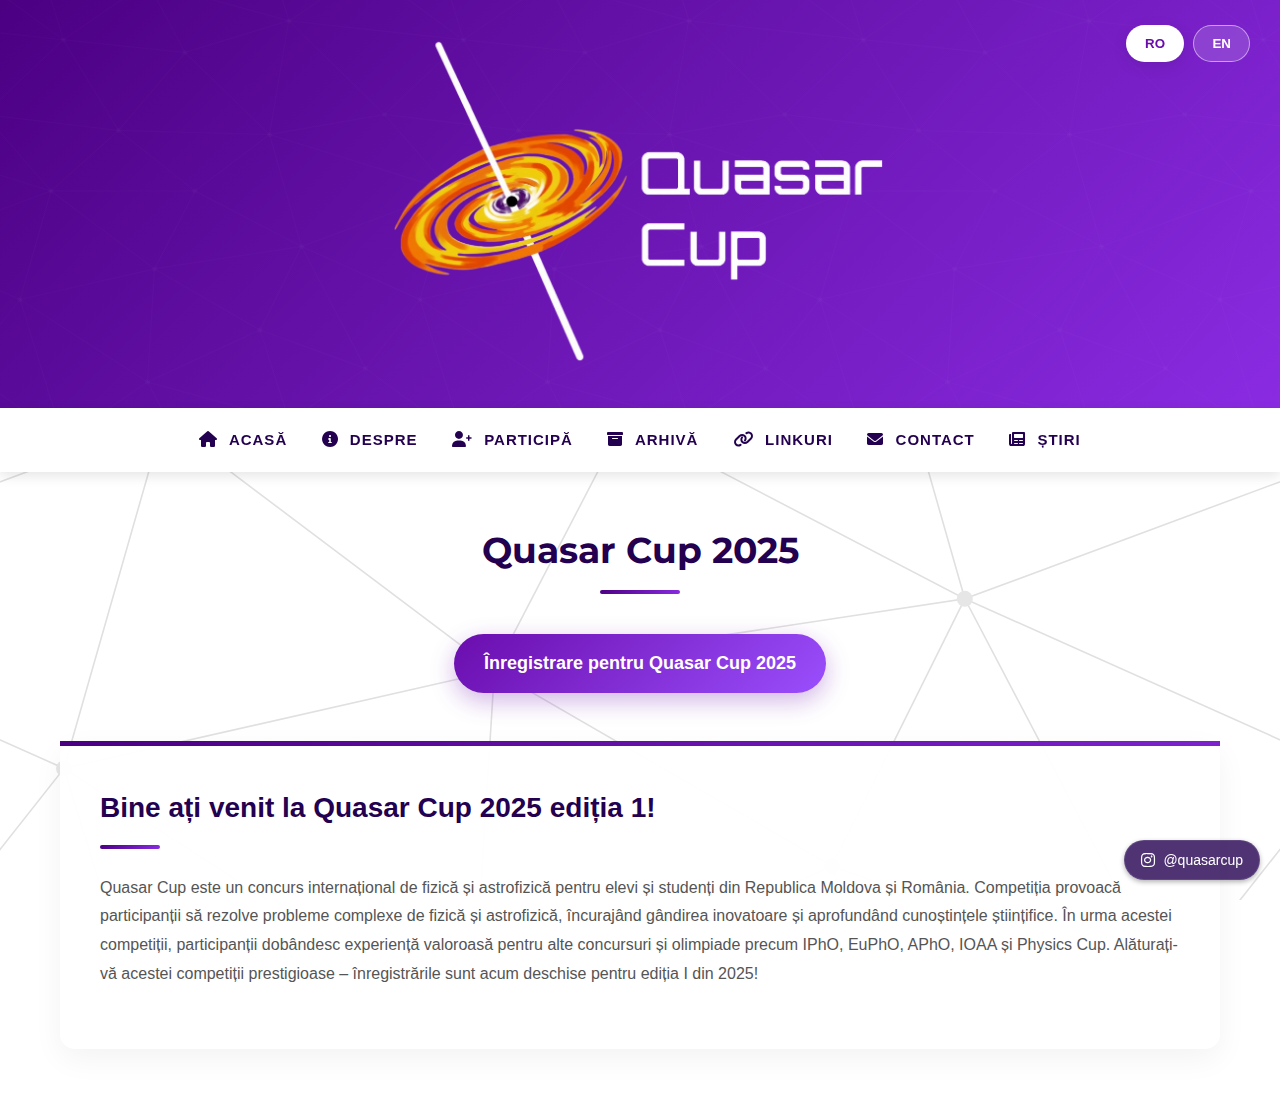
<file: index.html>
<!DOCTYPE html>
<html lang="ro">

<head>
    <meta charset="UTF-8">
    <meta name="viewport" content="width=device-width, initial-scale=1.0">

    <!-- Primary Meta Tags -->
    <title>Quasar Cup 2025 - Concurs Internațional de Fizică și Astrofizică | International Physics and Astrophysics
        Competition</title>
    <meta name="title"
        content="Quasar Cup 2025 - Concurs Internațional de Fizică și Astrofizică | International Physics and Astrophysics Competition">
    <meta name="description"
        content="Concurs internațional de fizică și astrofizică pentru elevi și studenți din Moldova și România. Provocări complexe, gândire inovatoare și experiență pentru olimpiade precum IPhO, EuPhO, APhO, IOAA. | International physics and astrophysics competition for high school and undergraduate students from Moldova and Romania.">
    <meta name="keywords"
        content="Quasar Cup, fizică, physics, astrofizică, astrophysics, concurs fizică, physics competition, olimpiadă, olympiad, IPhO, EuPhO, APhO, IOAA, Moldova, România, Romania, educație, education, știință, science, @quasarcup">
    <meta name="author" content="Quasar Cup">
    <meta name="robots" content="index, follow">

    <!-- Language Alternates and Canonical -->
    <link rel="canonical" href="https://quasarcup.com/">
    <link rel="alternate" hreflang="ro" href="https://quasarcup.com/">
    <link rel="alternate" hreflang="en" href="https://quasarcup.com/en/">
    <link rel="alternate" hreflang="x-default" href="https://quasarcup.com/">

    <!-- Open Graph / Facebook -->
    <meta property="og:type" content="website">
    <meta property="og:url" content="https://quasarcup.com/">
    <meta property="og:title" content="Quasar Cup 2025 - International Physics and Astrophysics Competition">
    <meta property="og:description"
        content="International physics and astrophysics competition for high school and undergraduate students from Moldova and Romania.">
    <meta property="og:image" content="https://quasarcup.com/logoquasar.png">

    <!-- Twitter -->
    <meta property="twitter:card" content="summary_large_image">
    <meta property="twitter:url" content="https://quasarcup.com/">
    <meta property="twitter:title" content="Quasar Cup 2025 - International Physics and Astrophysics Competition">
    <meta property="twitter:description"
        content="International physics and astrophysics competition for high school and undergraduate students from Moldova and Romania.">
    <meta property="twitter:image" content="https://quasarcup.com/logoquasar.png">

    <!-- Favicon -->
    <link rel="icon" href="logoquasar.png">
    <link rel="stylesheet" href="https://cdnjs.cloudflare.com/ajax/libs/font-awesome/6.0.0-beta3/css/all.min.css">
    <link rel="stylesheet" href="styles.css">

    <style>
        :root {
            --primary-color: #230050;
            --background-color: #ffffff;
            --text-color: #333333;
            --box-bg: rgba(35, 0, 80, 0.05);
            --countdown-bg: rgba(35, 0, 80, 0.1);
            --countdown-text: #230050;
            --countdown-label: #666;
        }

        body {
            background-color: var(--background-color);
            color: var(--text-color);
            transition: background-color 0.3s ease, color 0.3s ease;
            font-family: Arial, sans-serif;
        }

        .info-box {
            background: rgba(255, 255, 255, 0.95) !important;
            transition: background-color 0.3s ease;
        }

      /* Split button design for archive problems */
.problem-item {
    display: flex;
    align-items: center;
    background: rgba(255, 255, 255, 0.1);
    border-radius: 10px;
    overflow: hidden;
    margin-bottom: 20px;
    transition: all 0.3s ease;
    backdrop-filter: blur(10px);
    border: 2px solid #4b0082;
    border-left: 4px solid #4b0082;
}
.problem-item:hover {
    background: rgba(255, 255, 255, 0.15);
    transform: translateY(-2px);
    box-shadow: 0 4px 12px rgba(0, 0, 0, 0.2);
}
.problem-title {
    flex: 1;
    padding: 20px 25px;
    color: #4b0082;
    font-size: 18px;
    font-weight: 600;
}
.download-btn {
    background: #4b0082 !important;
    color: white !important;
    padding: 20px 30px;
    text-decoration: none;
    font-weight: bold;
    transition: all 0.3s ease;
    border-left: 1px solid rgba(255, 255, 255, 0.2);
    border: 2px solid #4b0082 !important;
    white-space: nowrap;
}
.download-btn:hover {
    background: #8a2be2 !important;
    color: white !important;
    border-color: #8a2be2 !important;
}

        /* Enhanced Countdown Styling */
        .countdown-container {
            text-align: center;
            margin: 30px 0;
            padding: 30px;
            background: rgba(255, 255, 255, 0.95);
            border-radius: 15px;
            box-shadow: 0 4px 6px rgba(0, 0, 0, 0.1);
            border: 2px solid #230050;
            position: relative;
        }

        .countdown-container::before {
            content: '';
            position: absolute;
            top: -3px;
            left: -3px;
            right: -3px;
            bottom: -3px;
            border: 1px solid rgba(35, 0, 80, 0.3);
            border-radius: 17px;
            pointer-events: none;
        }

        .countdown-container h3 {
            margin-bottom: 25px;
            color: var(--countdown-text);
            font-size: 1.5em;
            font-weight: 600;
            position: relative;
        }

        .countdown {
            display: flex;
            justify-content: center;
            gap: 25px;
            position: relative;
            z-index: 1;
        }

        .countdown-item {
            background: white;
            padding: 15px;
            border-radius: 12px;
            min-width: 100px;
            box-shadow: 0 4px 6px rgba(0, 0, 0, 0.1);
            transition: transform 0.3s ease;
        }

        .countdown-item:hover {
            transform: translateY(-5px);
        }

        .countdown-item span:first-child {
            font-size: 2.8em;
            font-weight: bold;
            color: var(--countdown-text);
            display: block;
            line-height: 1;
            margin-bottom: 5px;
        }

        .countdown-item .label {
            font-size: 1em;
            color: var(--countdown-label);
            text-transform: uppercase;
            letter-spacing: 1px;
        }

        @media (max-width: 768px) {
            .countdown {
                gap: 15px;
            }

            .countdown-item {
                min-width: 70px;
                padding: 10px;
            }

            .countdown-item span:first-child {
                font-size: 2em;
            }

            .countdown-item .label {
                font-size: 0.8em;
            }
        }
    </style>
</head>


<body>


    <button class="burger-menu" id="burgerMenu">
        <div class="burger-icon">
            <div class="burger-line"></div>
            <div class="burger-line"></div>
            <div class="burger-line"></div>
        </div>
    </button>

    <!-- Mobile Navigation Overlay -->
    <div class="mobile-nav-overlay" id="mobileNavOverlay">
        <div class="mobile-nav-content">
            <div class="mobile-lang-switcher">
                <button onclick="switchLanguage('ro')" class="active" id="mobile-ro-btn">RO</button>
                <button onclick="switchLanguage('en')" id="mobile-en-btn">EN</button>
            </div>
            <!-- English Mobile Menu -->
            <div id="mobile-nav-en" class="mobile-nav-lang" style="display: none;">
                <a href="#" onclick="showPage('home'); closeMobileMenu();">
                    <i class="fas fa-home"></i> HOME
                </a>
                <a href="#" onclick="showPage('about'); closeMobileMenu();">
                    <i class="fas fa-info-circle"></i> ABOUT
                </a>
                <a href="#" onclick="showPage('participate'); closeMobileMenu();">
                    <i class="fas fa-user-plus"></i> PARTICIPATE
                </a>
                <a href="#" onclick="showPage('archive'); closeMobileMenu();">
                    <i class="fas fa-archive"></i> ARCHIVE
                </a>
                <a href="#" onclick="showPage('links'); closeMobileMenu();">
                    <i class="fas fa-link"></i> LINKS
                </a>
                <a href="#" onclick="showPage('contact'); closeMobileMenu();">
                    <i class="fas fa-envelope"></i> CONTACT
                </a>
                <a href="#" onclick="showPage('news'); closeMobileMenu();">
                    <i class="fas fa-newspaper"></i> NEWS
                </a>
            </div>

            <!-- Romanian Mobile Menu -->
            <div id="mobile-nav-ro" class="mobile-nav-lang" style="display: block;">
                <a href="#" onclick="showPage('home'); closeMobileMenu();">
                    <i class="fas fa-home"></i> ACASĂ
                </a>
                <a href="#" onclick="showPage('about'); closeMobileMenu();">
                    <i class="fas fa-info-circle"></i> DESPRE
                </a>
                <a href="#" onclick="showPage('participate'); closeMobileMenu();">
                    <i class="fas fa-user-plus"></i> PARTICIPĂ
                </a>
                <a href="#" onclick="showPage('archive'); closeMobileMenu();">
                    <i class="fas fa-archive"></i> ARHIVĂ
                </a>
                <a href="#" onclick="showPage('links'); closeMobileMenu();">
                    <i class="fas fa-link"></i> LINKURI
                </a>
                <a href="#" onclick="showPage('contact'); closeMobileMenu();">
                    <i class="fas fa-envelope"></i> CONTACT
                </a>
                <a href="#" onclick="showPage('news'); closeMobileMenu();">
                    <i class="fas fa-newspaper"></i> ȘTIRI
                </a>
            </div>


        </div>
    </div>
    </div>
    <div class="header">
        <div class="logo">
            <img src="logoquasar2.png" width="500">

        </div>
    </div>
    </div>
    <meta name="viewport" content="width=device-width, initial-scale=1.0, maximum-scale=5.0, user-scalable=yes" Your
        HTML content here -->
    <div class="lang-switcher">
        <button onclick="switchLanguage('ro')" class="active" id="ro-btn">RO</button>
        <button onclick="switchLanguage('en')" id="en-btn">EN</button>
    </div>
    <!-- En navigation -->
    <div class="navigation lang-content" id="nav-en" style="display: none;">
        <a href="#" onclick="showPage('home')"><i class="fas fa-home"></i> HOME</a>
        <a href="#" onclick="showPage('about')"><i class="fas fa-info-circle"></i> ABOUT</a>
        <a href="#" onclick="showPage('participate')"><i class="fas fa-user-plus"></i> PARTICIPATE</a>
        <a href="#" onclick="showPage('archive')"><i class="fas fa-archive"></i> ARCHIVE</a>
        <a href="#" onclick="showPage('links')"><i class="fas fa-link"></i> LINKS</a>
        <a href="#" onclick="showPage('contact')"><i class="fas fa-envelope"></i> CONTACT</a>
        <a href="#" onclick="showPage('news')"><i class="fas fa-newspaper"></i> NEWS</a>
    </div>
    <!-- Romanian Navigation -->
    <div class="navigation lang-content active" id="nav-ro" style="display: block;">
        <a href="#" onclick="showPage('home')"><i class="fas fa-home"></i> ACASĂ</a>
        <a href="#" onclick="showPage('about')"><i class="fas fa-info-circle"></i> DESPRE</a>
        <a href="#" onclick="showPage('participate')"><i class="fas fa-user-plus"></i> PARTICIPĂ</a>
        <a href="#" onclick="showPage('archive')"><i class="fas fa-archive"></i> ARHIVĂ</a>
        <a href="#" onclick="showPage('links')"><i class="fas fa-link"></i> LINKURI</a>
        <a href="#" onclick="showPage('contact')"><i class="fas fa-envelope"></i> CONTACT</a>
        <a href="#" onclick="showPage('news')"><i class="fas fa-newspaper"></i> ȘTIRI</a>
    </div>
    <!-- English Content -->
    <div id="content-en" class="lang-content">
        <!-- Home Page -->
        <div id="home-en" class="content page-content ">
            <h1>Quasar Cup 2025</h1>

            <div class="registration">
                <a href="#" onclick="showPage('participate')">Quasar Cup 2025 registration</a>
            </div>


            <div class="info-box">
                <h2>Welcome to Quasar Cup 2025 Edition 1!</h2>
                <p>Quasar Cup is an international physics and astrophysics competition for high school and
                    undergraduate students from Moldova and Romania. The competition challenges participants to solve
                    complex physics and astrophysics problems, encouraging innovative thinking and deepening
                    scientific knowledge. Through this competition, participants gain valuable experience for other
                    competitions and olympiads such as IPhO, EuPhO, APhO, IOAA, and Physics Cup. Join this
                    prestigious competition – registrations are now open for the 1st edition in 2025!</p>
            </div>
        </div>

        <!-- About Page -->
        <div id="about-en" class="content page-content">
            <h1>About Quasar Cup</h1>
            <div class="about-box">
                <h2>Competition Description</h2>
                <p>The competition consists of a series of monthly competitions, each edition including two tests - one
                    in astronomy and one in physics, each having 4 problems designed by respective authors. The problems
                    have increasing difficulty, each with sub-points that require in-depth knowledge. One week after the
                    problems are published, participants are provided with a handout containing the necessary theory,
                    and at the end of the month, solutions and results are published. The ranking will include both a
                    cumulative section and separate rankings for each problem. Symbolic prizes are awarded to the
                    winners.</p>

                <h2>Competition Format</h2>
                <b>Two main tests:</b>
                <p>One in astronomy-astrophysics and one in physics, each having 4 problems with sub-points of
                    increasing difficulty.</p>
                <b>Solving time:</b>
                <p>One month for solution.</p>
                <b>Theoretical Handout</b>
                <p>You can find it on the links page, it will guide you in solving the problems, it will be uploaded 1
                    week after the start of the competition.</p>
                <b>Scoring:</b>
                <p>Each problem has a score of 100 points, with a 50% bonus for solutions submitted in the first week.
                </p>
                <b>Penalty:</b>
                <p>10% penalty for incorrect attempts at individual sub-points.</p>

                <h2>Regulations</h2>
                <p>1. The monthly competition publishes four problems to be solved competitively, providing theoretical
                    materials and detailed solutions.</p>
                <p>2. Participants register via Google Forms and submit scanned or LaTeX format solutions via email.</p>
                <p>3. Scoring: Each problem is worth 100 points; 50% bonus for solutions from the first week, with a 10%
                    penalty for wrong sub-points. Results will be sent weekly.</p>

                <h1>About Us:</h1>
                <div class="team-member">
                    <img src="images\bogdan1.jpg" alt="Ciocârlan Bogdan-Mihai" class="team-member-photo" width="300"
                        height="300">
                    <div class="team-member-info">
                        <b>Ciocârlan Bogdan-Mihai</b>
                        <p>Hi! I'm Bogdan and I love physics and astronomy. This year I won the gold medal at IOAA, and
                            this experience has shown me how fascinating the Universe can be when you look at it through
                            the lens of science. I look forward to helping you discover physics in a new way, with clear
                            and varied examples that will stimulate your curiosity. I want us to collaborate openly and
                            for you to be not just my students, but also my friends in this adventure of knowledge!</p>
                    </div>
                </div>
                <div class="team-member">
                    <img src="images\darius.jpg" alt="Darius Graur" class="team-member-photo" width="300" height="300">
                    <div class="team-member-info">
                        <b>Darius Graur</b>
                        <p>Hi! I'm Darius and I'm passionate about physics. I participated in IPhO and had the
                            opportunity to deepen essential concepts in physics. The competition is for me a way to
                            share this enthusiasm with you and encourage the deepening of scientific knowledge in an
                            interactive and challenging way. I look forward to collaborating with each of you to explore
                            as many fascinating aspects of physics as possible.</p>
                    </div>
                </div>
                <div class="team-member">
                    <img src="images\vlad.jpg" alt="Vlad Smochină" class="team-member-photo" width="300" height="300">
                    <div class="team-member-info">
                        <b>Vlad Smochină</b>
                        <p>Hi! My name is Vlad and I am an Olympian in mathematics and astronomy. I have had the
                            privilege of participating in various international competitions and I want to support the
                            development of passion for science among young talents. This competition represents an ideal
                            framework for learning and facing interesting challenges, and my goal is to guide you on
                            this path of learning and discovery.</p>
                    </div>
                </div>
                <div class="team-member">
                    <img src="images\alex.jpg" alt="Alex Secrieru" class="team-member-photo" width="300" height="300">
                    <div class="team-member-info">
                        <b>Alex Secrieru</b>
                        <p>Hi! I'm Alex Secrieru and I'm passionate about physics and how this science helps us
                            understand the world in depth. This year I had the honor of representing Moldova at the
                            International Physics Olympiad (IPhO & EuPhO), from where I returned with 2 bronze medals.
                            It was an intense experience that showed me how beautiful and challenging physics can be
                            when you really look at it. I want to show you that physics is not just theory, but also
                            intuition, discovery, and the joy of asking questions. I hope we can learn together, in an
                            open, clear, and friendly way. Let's make physics an adventure of knowledge!</p>
                    </div>
                </div>
                <div class="team-member">
                    <img src="images\paul.jpg" alt="Paul Tichișanu" class="team-member-photo" width="300" height="300">
                    <div class="team-member-info">
                        <b>Paul Tichișanu</b>
                        <p>Hi! I'm Paul Tichișanu and I'm passionate about physics, a field that fascinates me with how
                            it explains the Universe and the laws that govern it. Over the past year, I've been
                            participating in national olympiads, experiences that have strengthened my desire to explore
                            the world through the lens of science. I enjoy learning, sharing what I know, and
                            transforming complex concepts into clear and engaging ideas. I also created this website
                            with the goal of bringing science closer to you. I hope you find it useful, inspiring, and
                            that we become fellow explorers on this fascinating journey through the world of physics!
                        </p>
                    </div>
                </div>
            </div>
        </div>

        <!-- Participate Page -->
        <div id="participate-en" class="content page-content">
            <h1>How to Participate</h1>

            <div class="participate-box">
                <h2>Registration Process</h2>
                <p>Registration for Quasar Cup 2025 opens on June 7th, 2025. To register,
                    students must complete the Google Forms link displayed on the website.</p>

                <h2>Eligibility</h2>
                <p>Quasar Cup is open to high school and undergraduate students worldwide who have not yet completed
                    their first degree. There are no age restrictions, though participants' age should typically range
                    from 16 to 22.</p>

                <h2>Competition Schedule</h2>
                <p>The 2025 competition will begin after registration closes. Problems will be released on a scheduled
                    basis, with
                    specific deadlines for submissions.</p>

                <div class="registration" style="margin-top: 30px;">
                    <a href="https://forms.gle/2DvaJfCgG1jizuzX6">Register Now for Quasar Cup 2025</a>
                </div>
            </div>
        </div>

        <!-- Archive Page -->
        <!-- Archive Page with Split Buttons -->
<div id="archive-en" class="content page-content">
    <h1>Previous Competitions Archive</h1>
    <div class="archive-box">
        <h2>Problem Sets</h2>
        <p>In this section you will find problems from
            previous editions of the competition, along with
            official solutions and scoring rubrics.</p>
        <div class="1edition">
            <h1>Edition 1</h1>
            <h2>Problems:</h2>
            
            <div class="problem-item">
                <div class="problem-title">Celestial Astronomy</div>
                <a href="problems/Celestial Astronomy 1.pdf" target="_blank" class="download-btn">Download PDF</a>
            </div>
            <div class="problem-item">
                <div class="problem-title">Physics - Kinematics</div>
                <a href="problems/Physics 1.pdf" target="_blank" class="download-btn">Download PDF</a>
            </div>
            <!--<h2>Answer Keys:</h2>-->
        </div>
        <h2>Previous Winners</h2>
        <p>Browse our hall of fame featuring winners from previous Quasar Cup competitions.</p>
    </div>
</div>
        </div>

        <!-- Links Page -->
        <div id="links-en" class="content page-content">
            <h1>Useful Links</h1>

            <div class="links-box">
                <h2>Quasar Cup Handouts</h2>
                <div class="links-grid">
                    <div class="link-item">
                        <h3>Physics Handouts</h3>
                        <p>Theoretical materials for physics problems.</p>
                        <div class="handout-links">
                            <p class="coming-soon">Handouts will be available one week after the competition starts.</p>
                            <!-- Future handout links will be added here -->
                            <!-- Example format:
                            <div class="handout-item">
                                <span class="handout-name">June 2025 Physics Handout</span>
                                <a href="handouts/physics_june_2025.pdf" class="download-btn" target="_blank">
                                    <i class="fas fa-download"></i> Download PDF
                                </a>
                            </div>
                            -->
                        </div>
                    </div>

                    <div class="link-item">
                        <h3>Astronomy Handouts</h3>
                        <p>Theoretical materials for astronomy problems.</p>
                        <div class="handout-links">
                            <p class="coming-soon">Handouts will be available one week after the competition starts.</p>
                            <!-- Future handout links will be added here -->
                            <!-- Example format:
                            <div class="handout-item">
                                <span class="handout-name">June 2025 Astronomy Handout</span>
                                <a href="handouts/astronomy_june_2025.pdf" class="download-btn" target="_blank">
                                    <i class="fas fa-download"></i> Download PDF
                                </a>
                            </div>
                            -->
                        </div>
                    </div>
                </div>

                <style>
                    .handout-links {
                        margin-top: 10px;
                    }

                    .coming-soon {
                        color: #666;
                        font-style: italic;
                        font-size: 0.9em;
                    }

                    .handout-item {
                        display: flex;
                        justify-content: space-between;
                        align-items: center;
                        margin: 10px 0;
                        padding: 10px;
                        background: #f8f9fa;
                        border-radius: 5px;
                        transition: background-color 0.3s ease;
                    }

                    .handout-item:hover {
                        background: #e9ecef;
                    }

                    .handout-name {
                        font-weight: 500;
                        color: #333;
                    }

                    .download-btn {
                        display: inline-flex;
                        align-items: center;
                        gap: 8px;
                        padding: 8px 16px;
                        background-color: #0066cc;
                        color: white;
                        border-radius: 4px;
                        text-decoration: none;
                        font-size: 0.9em;
                        transition: background-color 0.3s ease;
                    }

                    .download-btn:hover {
                        background-color: #0052a3;
                    }

                    .download-btn i {
                        font-size: 1em;
                    }
                </style>

                <h2>Physics Resources</h2>

                <div class="links-grid">
                    <div class="link-item">
                        <h3>Physics Education</h3>
                        <p>Free resources and courses for physics students.</p>
                        <a href="https://www.khanacademy.org/science/physics" target="_blank">Khan Academy Physics</a>
                        <a href="https://openstax.org/subjects/science" target="_blank">OpenStax Physics Textbooks</a>
                        <a href="https://www.physicsclassroom.com/" target="_blank">The Physics Classroom</a>
                    </div>

                    <div class="link-item">
                        <h3>Problem-Solving Resources</h3>
                        <p>Advanced physics problems and solutions.</p>
                        <a href="https://physicsolympiad.org/" target="_blank">Physics Olympiad</a>
                        <a href="https://www.ioc.ee/~kalda/ipho/" target="_blank">IPhO Problems Archive</a>
                        <a href="https://www.aapt.org/physicsteam/2019/program.cfm" target="_blank">US Physics Team
                            Resources</a>
                    </div>

                    <div class="link-item">
                        <h3>Astronomy Resources</h3>
                        <p>Astronomy and astrophysics learning materials.</p>
                        <a href="https://www.ioaa-astro.org/" target="_blank">IOAA Official Website</a>
                        <a href="https://astronomy.com/" target="_blank">Astronomy Magazine</a>
                        <a href="https://www.space.com/" target="_blank">Space.com</a>
                    </div>

                    <div class="link-item">
                        <h3>Interactive Tools</h3>
                        <p>Physics simulations and interactive learning.</p>
                        <a href="https://phet.colorado.edu/en/simulations/filter?subjects=physics" target="_blank">PhET
                            Physics Simulations</a>
                        <a href="https://www.wolframalpha.com/examples/science-and-technology/physics/"
                            target="_blank">Wolfram Alpha Physics</a>
                        <a href="https://www.geogebra.org/physics" target="_blank">GeoGebra Physics</a>
                    </div>
                </div>

                <h2>Partner Organizations</h2>

                <div class="links-grid">
                    <div class="link-item">
                        <h3>Physics Competitions</h3>
                        <p>Major international physics competitions.</p>
                        <a href="https://www.ipho-new.org/" target="_blank">International Physics Olympiad (IPhO)</a>
                        <a href="https://eupho.ee/" target="_blank">European Physics Olympiad (EuPhO)</a>
                        <a href="https://www.apho2024.org/" target="_blank">Asian Physics Olympiad (APhO)</a>
                    </div>

                    <div class="link-item">
                        <h3>Scientific Organizations</h3>
                        <p>Major physics and astronomy organizations.</p>
                        <a href="https://www.eps.org/" target="_blank">European Physical Society</a>
                        <a href="https://www.aps.org/" target="_blank">American Physical Society</a>
                        <a href="https://www.iop.org/" target="_blank">Institute of Physics</a>
                    </div>
                </div>
            </div>
        </div>


        <!-- Contact Page -->
        <div id="contact-en" class="content page-content">
            <h1>Contact Us</h1>

            <div class="contact-box">
                <h2>Get in Touch</h2>
                <p>Have questions about Quasar Cup? Our team is here to help. Contact us directly at
                    quasarcup2025@gmail.com</p>
            </div>
        </div>

        <!-- News Page -->
        <div id="news-en" class="content page-content">
            <h1>Latest News</h1>

            <div class="news-box">
                <div class="news-item">
                    <div class="news-date">June 7th, 2025</div>
                    <h3 class="news-title">Registration Opens for Quasar Cup 2025</h3>
                    <p>Students worldwide can now register for the 2025 Quasar Cup competition. Early registration
                        is encouraged as we anticipate high participation this year.</p>
                </div>
            </div>
        </div>
    </div>
    </div>

    <!-- Romanian Page -->
    <!-- Romanian Content -->
    <div id="content-ro" class="lang-content active">
        <!-- Home Page -->

        <div id="home-ro" class="content page-content active">
            <h1>Quasar Cup 2025</h1>

            <div class="registration">
                <a href="#" onclick="showPage('participate')">Înregistrare pentru Quasar Cup 2025</a>
            </div>


            <div class="info-box">
                <h2>Bine ați venit la Quasar Cup 2025 ediția 1!</h2>
                <p>Quasar Cup este un concurs internațional de fizică și astrofizică pentru elevi și studenți din
                    Republica Moldova și România. Competiția provoacă participanții să rezolve probleme complexe de
                    fizică și astrofizică, încurajând gândirea inovatoare și aprofundând cunoștințele științifice. În
                    urma acestei competiții, participanții dobândesc experiență valoroasă pentru alte concursuri și
                    olimpiade precum IPhO, EuPhO, APhO, IOAA și Physics Cup. Alăturați-vă acestei competiții
                    prestigioase – înregistrările sunt acum deschise pentru ediția I din 2025!</p>
            </div>
        </div>

        <!-- About Page ro -->
        <div id="about-ro" class="content page-content">
            <h1>Despre Quasar Cup</h1>
            <div class="about-box">


                <h2>Descrierea concursului</h2>
                <p>Concursul constă într-o serie de competiții
                    lunare, fiecare ediție incluzând două
                    probe - una de astronomie și
                    una de fizică, fiecare având 4 probleme concepute de autori respectivi. Problemele au
                    dificultate crescatoare, fiecare având
                    subpuncte ce necesită cunoștințe
                    aprofundate. După o săptămână de la
                    publicarea problemelor, participanților li se
                    ofera un handout cu teoria necesară, iar la
                    sfârșitul lunii se publică soluțiile și
                    rezultatele. Clasamentul va include atât o
                    secțiune cumulată, cât și clasamente
                    separate pentru fiecare problemă. Premii
                    simbolice sunt acordate câstigătorilor.</i></p>

                <h2>Formatul concursului</h2>
                <b> Două probe principale:</b>
                <p>Una de
                    astronomie-astrofizică și una de fizică,
                    fiecare având 4 probleme cu subpuncte de dificultate
                    crescătoare.</p>
                <b>Timp de rezolvare:</b>
                <p> O lună pentru
                    soluționare.</p>
                <b>Handout teoretic</b>
                <p>Puteți să-l găsiți pe pagina de linkuri, vă va îndruma la rezolvarea problemelor, va fi uploadat 1
                    saptămână după startul concursului.
                </p>
                <b>Punctare:</b>
                <p>Fiecare problemă are un punctaj
                    de 100 de puncte, cu bonus de 50% pentru
                    soluțiile trimise în prima săptămână.</p>


                <b> Penalizare:</b>
                <p>Penalizare de 10% pentru
                    încercările greșite la subpunctele
                    individuale.</p>

                <h2>Regulament</h2>
                <p> 1. Concursul lunar publică patru probleme
                    cu scopul de a fi rezolvate competitiv,
                    oferind materiale teoretice și soluții
                    detaliate. </p>

                <p>2. Participanții se înscriu pe Google Forms și
                    trimit soluțiile scanate sau în format
                    LaTeX pe e-mail. </p>

                <p>3. Punctaj: Fiecare problemă valorează 100
                    de puncte; bonus de 50% pentru soluțiile
                    din prima săptămână, cu penalizare de
                    10% pentru subpunctele greșite.
                    Rezultatele vor fi trimise săptămânal.</p>

                <h1>Despre noi:</h1>
                <div class="team-member">
                    <img src="images\bogdan1.jpg" alt="Ciocârlan Bogdan-Mihai" class="team-member-photo" width="300"
                        height="300">
                    <div class="team-member-info">
                        <b>Ciocârlan Bogdan-Mihai</b>
                        <p>Salut! Sunt Bogdan și iubesc fizica și astronomia. Anul acesta am câștigat medalia de aur la
                            IOAA, iar
                            această
                            experiență mi-a arătat cât de fascinant poate fi Universul atunci când îl privești prin
                            lentila
                            științei. Aștept cu nerăbdare să vă ajut să descoperiți fizica într-un mod nou, cu exemple
                            clare și variate care să vă stimuleze curiozitatea. Îmi doresc să colaborăm deschis și ca
                            voi să fiți nu doar studenții mei, ci și prietenii mei în această aventură a cunoașterii!
                        </p>
                    </div>
                </div>
                <div class="team-member">
                    <img src="images\darius.jpg" alt="Darius Graur" class="team-member-photo" width="300" height="300">
                    <div class="team-member-info">
                        <b>Darius Graur</b>
                        <p>Bună! Sunt Darius și sunt pasionat de fizică. Am participat la IPhO și am avut ocazia să
                            aprofundez concepte esențiale din fizică. Concursul este pentru mine o modalitate de a
                            împărtăși acest entuziasm cu voi și de a încuraja aprofundarea cunoștințelor științifice
                            într-un mod interactiv și provocator. Aștept cu nerăbdare să colaborez cu fiecare dintre voi
                            pentru a explora cât mai multe aspecte fascinante ale fizicii.</p>
                    </div>
                </div>
                <div class="team-member">
                    <img src="images\vlad.jpg" alt="Vlad Smochină" class="team-member-photo" width="300" height="300">
                    <div class="team-member-info">
                        <b>Vlad Smochină</b>
                        <p>Bună! Numele meu este Vlad și sunt olimpic la matematică și astronomie. Am avut privilegiul
                            de a participa la diverse competiții internaționale și îmi doresc să sprijin dezvoltarea
                            pasiunii pentru știință în rândul tinerelor talente. Acest concurs reprezintă un cadru ideal
                            pentru a învăța și pentru a înfrunta provocări interesante, iar scopul meu este să vă ghidez
                            pe acest drum al învățării și descoperirii.</p>
                    </div>
                </div>
                <div class="team-member">
                    <img src="images\alex.jpg" alt="Alex Secrieru" class="team-member-photo" width="300" height="300">
                    <div class="team-member-info">
                        <b>Alex Secrieru</b>
                        <p>Salut! Sunt Alex Secrieru și sunt pasionat de fizică și de felul în care această știință ne
                            ajută să înțelegem lumea în profunzime. Anul acesta am avut onoarea să reprezint Moldova la
                            Olimpiada Internațională de Fizică (IPhO & EuPhO), de unde m-am întors cu 2 medalii de
                            bronz.
                            A fost o
                            experiență intensă, care mi-a demonstrat cât de frumoasă și provocatoare poate fi fizica
                            atunci când o privești cu adevărat. Vreau să vă arăt că fizica nu înseamnă doar teorie, ci
                            și intuiție, descoperire și bucuria de a pune întrebări. Sper să învățăm împreună, într-un
                            mod deschis, clar și prietenos. Hai să facem din fizică o aventură a cunoașterii!</p>
                    </div>
                </div>

                <div class="team-member">
                    <img src="images\paul.jpg" alt="Paul Tichișanu" class="team-member-photo" width="300" height="300">
                    <div class="team-member-info">
                        <b>Paul Tichișanu</b>
                        <p>Salut! Sunt Paul Tichișanu și sunt pasionat de fizică, un domeniu care mă fascinează prin
                            modul
                            în care explică Universul și legile care îl guvernează.În ultimul an particip la olimpiade
                            naționale, experiențe care mi-au întărit dorința de a explora lumea prin ochii științei.

                            Îmi place să învăț, să împărtășesc ceea ce știu și să transform conceptele complicate în
                            idei
                            clare și captivante. Tot eu am creat acest site, din dorința de a aduce știința mai aproape
                            de
                            voi. Sper să vă fie util, inspirațional și să devenim colegi într-o aventură fascinantă prin
                            lumea fizicii!</p>
                    </div>
                </div>
            </div>
        </div>

        <!-- Participate Page ro -->
        <div id="participate-ro" class="content page-content">
            <h1>Cum să Participi</h1>

            <div class="participate-box">
                <h2>Procesul de Înregistrare</h2>
                <p>Înscrierea la concursul Quasar se deschide pe 7 iunie 2025. Înscrierea se realizează prin Google
                    Forms.</p>

                <h2>Eligibilitate</h2>
                <p>Quasar Cup este deschis elevilor de liceu și studenților din întreaga lume care nu și-au finalizat
                    încă diploma universitară. Participanții trebuie să aibă până la 21 de ani în ziua concursului.</p>

                <h2>Programul Competiției</h2>
                <p>Competiția 2025 va începe după închiderea înscrierilor. Problemele vor fi publicate pe baza unui
                    program stabilit, cu termene specifice pentru trimiteri.</p>

                <div class="registration" style="margin-top: 30px;">
                    <a href="https://forms.gle/Vaxzq83Ni5iN1sMC6">Înregistrează-te Acum pentru Quasar Cup 2025</a>
                </div>
            </div>
        </div>

        <!-- Archive Page -->
        <!-- Archive Page with Split Buttons -->
<div id="archive-ro" class="content page-content">
    <h1>Arhiva Competițiilor Anterioare</h1>

    <div class="archive-box">
        <h2>Seturi de Probleme</h2>
        <p>În această secțiune veți găsi problemele din
            edițiile trecute ale concursului, împreună cu
            soluțiile oficiale și baremele de punctaj.</p>

        <div class="1edition">
            <h1>Ediția 1</h1>
            <h2>Probleme:</h2>
            
            <div class="problem-item">
                <div class="problem-title">Astronomie Celestială</div>
                <a href="problems/Astronomie Cereasca 1.pdf" target="_blank" class="download-btn">Descarcă PDF</a>
            </div>

            <div class="problem-item">
                <div class="problem-title">Fizică - Cinematică</div>
                <a href="problems/Fizica 1.pdf" target="_blank" class="download-btn">Descarcă PDF</a>
            </div>

            <!--<h2>Bareme:</h2> -->
        </div>

        <h2>Câștigătorii Anteriori</h2>
        <p>Răsfoiți galeria noastră de onoare cu câștigătorii din competițiile Quasar Cup anterioare.</p>
    </div>
</div>

        <!-- Links Page -->
        <div id="links-ro" class="content page-content">
            <h1>Linkuri Utile</h1>

            <div class="links-box">
                <h2>Materiale Quasar Cup</h2>
                <div class="links-grid">
                    <div class="link-item">
                        <h3>Materiale Astronomie</h3>
                        <p>Materiale teoretice pentru problemele de astrofizică și astrofizică.</p>
                        <div class="handout-links">
                           <!-- <p class="coming-soon">Materialele vor fi disponibile la o săptămână după începerea
                                concursului.</p>
                            <!-- Future handout links will be added here -->
                            <!-- Example format:  -->
                            <div class="handout-item">
                                <span class="handout-name">Material Astrofizică Iunie 2025</span>
                                <a href="handouts/handout_astro_I.pdf" class="download-btn" target="_blank">
                                    <i class="fas fa-download"></i> Descarcă PDF
                                </a>
                            </div>
                            
                        </div>
                    </div>

                    <div class="link-item">
                        <h3>Materiale Fizică</h3>
                        <p>Materiale teoretice pentru problemele de fizică.</p>
                        <div class="handout-links">
                         <!--   <p class="coming-soon">Materialele vor fi disponibile la o săptămână după începerea
                                concursului.</p>
                            <!-- Future handout links will be added here -->
                            <!-- Example format: 
                            <div class="handout-item">
                                <span class="handout-name">Material Astronomie Iunie 2025</span>
                                <a href="handouts/astronomy_june_2025.pdf" class="download-btn" target="_blank">
                                    <i class="fas fa-download"></i> Descarcă PDF
                                </a>
                            </div>
                            -->
                        </div>
                    </div>
                </div>

                <style>
                    .handout-links {
                        margin-top: 10px;
                    }

                    .coming-soon {
                        color: #666;
                        font-style: italic;
                        font-size: 0.9em;
                    }

                    .handout-item {
                        display: flex;
                        justify-content: space-between;
                        align-items: center;
                        margin: 10px 0;
                        padding: 10px;
                        background: #f8f9fa;
                        border-radius: 5px;
                        transition: background-color 0.3s ease;
                    }

                    .handout-item:hover {
                        background: #e9ecef;
                    }

                    .handout-name {
                        font-weight: 500;
                        color: #333;
                    }

                    .download-btn {
                        display: inline-flex;
                        align-items: center;
                        gap: 8px;
                        padding: 8px 16px;
                        background-color: #0066cc;
                        color: white;
                        border-radius: 4px;
                        text-decoration: none;
                        font-size: 0.9em;
                        transition: background-color 0.3s ease;
                    }

                    .download-btn:hover {
                        background-color: #0052a3;
                    }

                    .download-btn i {
                        font-size: 1em;
                    }
                </style>

                <h2>Resurse de Fizică</h2>

                <div class="links-grid">
                    <div class="link-item">
                        <h3>Educație în Fizică</h3>
                        <p>Resurse și cursuri gratuite pentru studenți.</p>
                        <a href="https://www.khanacademy.org/science/physics" target="_blank">Khan Academy Fizică</a>
                        <a href="https://openstax.org/subjects/science" target="_blank">Manuale OpenStax Fizică</a>
                        <a href="https://www.physicsclassroom.com/" target="_blank">The Physics Classroom</a>
                    </div>

                    <div class="link-item">
                        <h3>Resurse pentru Rezolvarea Problemelor</h3>
                        <p>Probleme avansate de fizică și soluții.</p>
                        <a href="https://physicsolympiad.org/" target="_blank">Physics Olympiad</a>
                        <a href="https://www.ioc.ee/~kalda/ipho/" target="_blank">Arhiva Probleme IPhO</a>
                        <a href="https://www.aapt.org/physicsteam/2019/program.cfm" target="_blank">Resurse US Physics
                            Team</a>
                    </div>

                    <div class="link-item">
                        <h3>Astronomy Resources</h3>
                        <p>Astronomy and astrophysics learning materials.</p>
                        <a href="https://www.ioaa-astro.org/" target="_blank">Site Oficial IOAA</a>
                        <a href="https://astronomy.com/" target="_blank">Revista Astronomy</a>
                        <a href="https://www.space.com/" target="_blank">Space.com</a>
                    </div>

                    <div class="link-item">
                        <h3>Interactive Tools</h3>
                        <p>Physics simulations and interactive learning.</p>
                        <a href="https://phet.colorado.edu/ro/simulations/filter?subjects=physics"
                            target="_blank">Simulări PhET Fizică</a>
                        <a href="https://www.wolframalpha.com/examples/science-and-technology/physics/"
                            target="_blank">Wolfram Alpha Fizică</a>
                        <a href="https://www.geogebra.org/physics" target="_blank">GeoGebra Fizică</a>
                    </div>
                </div>

                <h2>Organizații Partenere</h2>

                <div class="links-grid">
                    <div class="link-item">
                        <h3>Competiții de Fizică</h3>
                        <p>Competiții internaționale majore de fizică.</p>
                        <a href="https://www.ipho-new.org/" target="_blank">Olimpiada Internațională de Fizică
                            (IPhO)</a>
                        <a href="https://eupho.ee/" target="_blank">Olimpiada Europeană de Fizică (EuPhO)</a>
                        <a href="https://www.apho2024.org/" target="_blank">Olimpiada Asiatică de Fizică (APhO)</a>
                    </div>

                    <div class="link-item">
                        <h3>Organizații Științifice</h3>
                        <p>Organizații majore de fizică și astronomie.</p>
                        <a href="https://www.eps.org/" target="_blank">Societatea Europeană de Fizică</a>
                        <a href="https://www.aps.org/" target="_blank">Societatea Americană de Fizică</a>
                        <a href="https://www.iop.org/" target="_blank">Institutul de Fizică</a>
                    </div>
                </div>
            </div>
        </div>

        <!-- Contact Page -->
        <div id="contact-ro" class="content page-content">
            <h1>Contactează-ne</h1>

            <div class="contact-box">
                <h2>Ia Legătura cu Noi</h2>
                <p>Ai întrebări despre Quasar Cup? Echipa noastră este aici pentru a ajuta. Contactează-ne direct la
                    quasarcup2025@gmail.com</p>
            </div>
        </div>

        <!-- News Page -->
        <div id="news-ro" class="content page-content">
            <h1>Ultimele Știri</h1>

            <div class="news-box">
                <div class="news-item">
                    <div class="news-date">7 Iunie 2025</div>
                    <h3 class="news-title">Se Deschide Înregistrarea pentru Quasar Cup 2025</h3>
                    <p>Studenții din întreaga lume se pot înregistra acum pentru competiția Quasar Cup 2025.
                        Înregistrarea timpurie este încurajată deoarece anticipăm o participare ridicată anul acesta.
                    </p>
                </div>
            </div>
        </div>
    </div>

    <!-- Social Media Overlay Button -->
    <a href="https://www.instagram.com/quasarcup/" target="_blank" class="social-overlay-btn">
        <i class="fab fa-instagram"></i>
        <span class="social-overlay-text">@quasarcup</span>
    </a>

    <style>
        .social-overlay-btn {
            position: fixed;
            bottom: 20px;
            right: 20px;
            display: flex;
            align-items: center;
            background-color: rgba(35, 0, 80, 0.8);
            /* Purple with transparency */
            color: white;
            padding: 8px 16px;
            border-radius: 25px;
            text-decoration: none;
            font-size: 14px;
            gap: 8px;
            z-index: 1000;
            box-shadow: 0 2px 5px rgba(0, 0, 0, 0.3);
            transition: all 0.3s ease;
            border: 1px solid rgba(255, 255, 255, 0.1);
        }

        .social-overlay-btn:hover {
            background-color: rgba(35, 0, 80, 1);
            /* Solid purple on hover */
            transform: translateY(-2px);
            box-shadow: 0 4px 8px rgba(0, 0, 0, 0.3);
        }

        .social-overlay-btn i {
            font-size: 16px;
            color: #fff;
        }

        .social-overlay-text {
            font-weight: 500;
            color: #fff;
        }

        @media (max-width: 768px) {
            .social-overlay-btn {
                bottom: 15px;
                right: 15px;
                padding: 6px 12px;
                font-size: 12px;
            }

            .social-overlay-btn i {
                font-size: 14px;
            }
        }
    </style>

    <script src="script.js"></script>
    <script>
        function showPage(pageId) {
            const currentLang = window.currentLanguage || 'ro';

            // Hide all page content for current language
            const currentContent = document.getElementById('content-' + currentLang);
            if (currentContent) {
                const allPages = currentContent.querySelectorAll('.page-content');
                allPages.forEach(page => {
                    page.classList.remove('active');
                    page.style.display = 'none';
                });

                // Show the selected page
                const selectedPage = document.getElementById(pageId + '-' + currentLang);
                if (selectedPage) {
                    selectedPage.classList.add('active');
                    selectedPage.style.display = 'block';
                }
            }
        }
        function initializeLanguageState() {
            // Set initial language (default to Romanian)
            window.currentLanguage = 'ro';

            // Set initial active states for mobile buttons
            updateMobileLanguageButtons('ro');

            // Show correct mobile navigation
            showMobileNavForLanguage('ro');

            // Add this line to show the home page initially
            showPage('home');
        }
        document.addEventListener('DOMContentLoaded', function () {
            const burgerMenu = document.getElementById('burgerMenu');
            const mobileNavOverlay = document.getElementById('mobileNavOverlay');
            let isMenuOpen = false;

            // Toggle mobile menu function
            function toggleMobileMenu() {
                isMenuOpen = !isMenuOpen;

                if (isMenuOpen) {
                    // Open menu
                    burgerMenu.classList.add('active');
                    mobileNavOverlay.classList.add('active');
                    document.body.style.overflow = 'hidden';
                } else {
                    // Close menu
                    burgerMenu.classList.remove('active');
                    mobileNavOverlay.classList.remove('active');
                    document.body.style.overflow = 'auto';
                }
            }

            // Close mobile menu function (for navigation links)
            window.closeMobileMenu = function () {
                isMenuOpen = false;
                burgerMenu.classList.remove('active');
                mobileNavOverlay.classList.remove('active');
                document.body.style.overflow = 'auto';
            };

            // Burger menu click handler - works as both open and close
            if (burgerMenu) {
                burgerMenu.addEventListener('click', function (e) {
                    e.preventDefault();
                    e.stopPropagation();
                    toggleMobileMenu();
                });
            }

            // Close menu when clicking outside content
            if (mobileNavOverlay) {
                mobileNavOverlay.addEventListener('click', function (e) {
                    if (e.target === mobileNavOverlay) {
                        toggleMobileMenu(); // This will close since menu is open
                    }
                });
            }

            // Initialize language state
            initializeLanguageState();
        });

        // Initialize language state function
        function initializeLanguageState() {
            // Set initial language (default to English)
            window.currentLanguage = 'ro';

            // Set initial active states for mobile buttons
            updateMobileLanguageButtons('ro');

            // Show correct mobile navigation
            showMobileNavForLanguage('ro');
        }

        // Update mobile language button states
        function updateMobileLanguageButtons(lang) {
            // Remove active class from all mobile buttons
            const mobileEnBtn = document.getElementById('mobile-en-btn');
            const mobileRoBtn = document.getElementById('mobile-ro-btn');

            if (mobileEnBtn) mobileEnBtn.classList.remove('active');
            if (mobileRoBtn) mobileRoBtn.classList.remove('active');

            // Add active class to selected button
            const activeMobileBtn = document.getElementById('mobile-' + lang + '-btn');
            if (activeMobileBtn) {
                activeMobileBtn.classList.add('active');
            }
        }

        // Show mobile navigation for specific language
        function showMobileNavForLanguage(lang) {
            // Hide all mobile navigations
            const mobileNavEn = document.getElementById('mobile-nav-en');
            const mobileNavRo = document.getElementById('mobile-nav-ro');

            if (mobileNavEn) mobileNavEn.style.display = 'none';
            if (mobileNavRo) mobileNavRo.style.display = 'none';

            // Show selected mobile navigation
            const selectedMobileNav = document.getElementById('mobile-nav-' + lang);
            if (selectedMobileNav) {
                selectedMobileNav.style.display = 'block';
            }
        }
        // Updated switchLanguage function with proper mobile support
        function switchLanguage(lang) {
            // Store current language
            window.currentLanguage = lang;

            // Hide all language content
            document.querySelectorAll('.lang-content').forEach(content => {
                content.classList.remove('active');
                content.style.display = 'none';
            });

            // Show selected language content
            const selectedContent = document.getElementById('content-' + lang);
            if (selectedContent) {
                selectedContent.classList.add('active');
                selectedContent.style.display = 'block';
            }

            // Update desktop language buttons
            document.querySelectorAll('.lang-switcher button').forEach(btn => {
                btn.classList.remove('active');
            });
            const desktopBtn = document.getElementById(lang + '-btn');
            if (desktopBtn) {
                desktopBtn.classList.add('active');
            }

            // Update mobile language buttons
            updateMobileLanguageButtons(lang);

            // Update mobile navigation
            showMobileNavForLanguage(lang);

            // Update desktop navigation
            document.querySelectorAll('#nav-en, #nav-ro').forEach(nav => {
                nav.style.display = 'none';
            });
            const selectedDesktopNav = document.getElementById('nav-' + lang);
            if (selectedDesktopNav) {
                selectedDesktopNav.style.display = 'block';
            }

            // FIXED: Show the home page after language switch
            showPage('home');
        }
        function initializeLanguageState() {
            // Set initial language (default to Romanian)
            window.currentLanguage = 'ro';

            // Set initial active states for mobile buttons
            updateMobileLanguageButtons('ro');

            // Show correct mobile navigation
            showMobileNavForLanguage('ro');

            // Show the home page initially
            showPage('home');
        }

        // Theme Toggle Function
        function toggleTheme() {
            const body = document.documentElement;
            const currentTheme = body.getAttribute('data-theme');
            const newTheme = currentTheme === 'dark' ? 'light' : 'dark';

            body.setAttribute('data-theme', newTheme);

            // Update button text and icon
            const toggleButton = document.querySelector('.theme-toggle');
            const toggleIcon = toggleButton.querySelector('i');
            const toggleText = toggleButton.querySelector('.toggle-text');

            if (newTheme === 'dark') {
                toggleIcon.className = 'fas fa-sun';
                toggleText.textContent = 'Light Mode';
            } else {
                toggleIcon.className = 'fas fa-moon';
                toggleText.textContent = 'Dark Mode';
            }

            // Save preference
            localStorage.setItem('theme', newTheme);
        }

        // Load saved theme preference
        function loadTheme() {
            const savedTheme = localStorage.getItem('theme') || 'light';
            document.documentElement.setAttribute('data-theme', savedTheme);

            // Update button state
            const toggleButton = document.querySelector('.theme-toggle');
            const toggleIcon = toggleButton.querySelector('i');
            const toggleText = toggleButton.querySelector('.toggle-text');

            if (savedTheme === 'dark') {
                toggleIcon.className = 'fas fa-sun';
                toggleText.textContent = 'Light Mode';
            }
        }

        document.addEventListener('DOMContentLoaded', () => {
            loadTheme();
        });
    </script>
</body>


</html>
</file>
<file: styles.css>
@import url('https://fonts.googleapis.com/css2?family=Montserrat:wght@300;400;500;600;700&family=Orbitron:wght@400;500;600;700&family=Poppins:wght@300;400;500;600;700&display=swap');

:root {
    --primary-color: #4b0082;
    --primary-light: #6a0dad;
    --primary-gradient: linear-gradient(135deg, #4b0082, #8a2be2);
    --secondary-gradient: linear-gradient(135deg, #6a0dad, #9a4efc);
    --accent-color: #ff6b6b;
    --text-dark: #333;
    --text-light: #f8f9fa;
    --bg-light: #f8f9fa;
    --card-bg: #fff;
    --transition-speed: 0.3s;
}

* {
    margin: 0;
    padding: 0;
    box-sizing: border-box;
}

html,
body {
    margin: 0;
    padding: 0;
    min-height: 100vh;
}

.content {
    max-width: 1200px;
    margin: 0 auto;
    padding: 50px 20px 0 20px;
    /* Remove bottom padding */
}

body {
    font-family: 'Poppins', 'Montserrat', Arial, sans-serif;
    color: var(--text-dark);
    background: var(--bg-light) url("data:image/svg+xml,%3Csvg xmlns='http://www.w3.org/2000/svg' width='400' height='400' viewBox='0 0 800 800'%3E%3Cg fill='none' stroke='%23e0e0e0' stroke-width='1'%3E%3Cpath d='M769 229L1037 260.9M927 880L731 737 520 660 309 538 40 599 295 764 126.5 879.5 40 599-197 493 102 382-31 229 126.5 79.5-69-63'/%3E%3Cpath d='M-31 229L237 261 390 382 603 493 308.5 537.5 101.5 381.5M370 905L295 764'/%3E%3Cpath d='M520 660L578 842 731 737 840 599 603 493 520 660 295 764 309 538 390 382 539 269 769 229 577.5 41.5 370 105 295 -36 126.5 79.5 237 261 102 382 40 599 -69 737 127 880'/%3E%3Cpath d='M520-140L578.5 42.5 731-63M603 493L539 269 237 261 370 105M902 382L539 269M390 382L102 382'/%3E%3Cpath d='M-222 42L126.5 79.5 370 105 539 269 577.5 41.5 927 80 769 229 902 382 603 493 731 737M295-36L577.5 41.5M578 842L295 764M40-201L127 80M102 382L-261 269'/%3E%3C/g%3E%3Cg fill='%23e6e6e6'%3E%3Ccircle cx='769' cy='229' r='5'/%3E%3Ccircle cx='539' cy='269' r='5'/%3E%3Ccircle cx='603' cy='493' r='5'/%3E%3Ccircle cx='731' cy='737' r='5'/%3E%3Ccircle cx='520' cy='660' r='5'/%3E%3Ccircle cx='309' cy='538' r='5'/%3E%3Ccircle cx='295' cy='764' r='5'/%3E%3Ccircle cx='40' cy='599' r='5'/%3E%3Ccircle cx='102' cy='382' r='5'/%3E%3Ccircle cx='127' cy='80' r='5'/%3E%3Ccircle cx='370' cy='105' r='5'/%3E%3Ccircle cx='578' cy='42' r='5'/%3E%3Ccircle cx='237' cy='261' r='5'/%3E%3Ccircle cx='390' cy='382' r='5'/%3E%3C/g%3E%3C/svg%3E") center/cover fixed;
    line-height: 1.6;
    margin: 0;
}

/* ADD THIS CSS TO YOUR styles123.css FILE */

/* Burger Menu Styles */
.burger-menu {
    display: none;
    position: fixed;
    top: 20px;
    left: 20px;
    z-index: 1000;
    background: rgba(75, 0, 130, 0.9);
    border: none;
    border-radius: 5px;
    padding: 10px;
    cursor: pointer;
    transition: all 0.3s ease;
}

.burger-menu:hover {
    background: rgba(138, 43, 226, 0.9);
    transform: scale(1.05);
}

/* ADD THIS CSS TO YOUR styles123.css FILE */

/* Burger Menu Styles */
.burger-menu {
    display: none;
    position: fixed;
    top: 20px;
    left: 20px;
    z-index: 1001;
    /* Higher than overlay to stay on top */
    background: rgba(75, 0, 130, 0.9);
    border: none;
    border-radius: 5px;
    padding: 10px;
    cursor: pointer;
    transition: all 0.3s ease;
}

.burger-menu:hover {
    background: rgba(138, 43, 226, 0.9);
    transform: scale(1.05);
}

.burger-icon {
    width: 25px;
    height: 20px;
    position: relative;
    display: flex;
    flex-direction: column;
    justify-content: space-between;
}

.burger-line {
    width: 100%;
    height: 3px;
    background: white;
    border-radius: 2px;
    transition: all 0.3s ease;
}

/* Animation for burger menu when active - transforms to X */
.burger-menu.active .burger-line:nth-child(1) {
    transform: rotate(45deg) translate(6px, 6px);
}

.burger-menu.active .burger-line:nth-child(2) {
    opacity: 0;
}

.burger-menu.active .burger-line:nth-child(3) {
    transform: rotate(-45deg) translate(6px, -6px);
}

/* Mobile Navigation Overlay */
.mobile-nav-overlay {
    position: fixed;
    top: 0;
    left: -100%;
    width: 100%;
    height: 100vh;
    background: linear-gradient(135deg, #4b0082, #8a2be2);
    z-index: 1000;
    /* Below burger button */
    transition: left 0.3s ease;
    display: flex;
    flex-direction: column;
    justify-content: center;
    align-items: center;
    overflow-y: auto;
}

.mobile-nav-overlay.active {
    left: 0;
}

.mobile-nav-content {
    text-align: center;
    padding: 80px 20px 20px 20px;
    /* Added top padding to create space below burger button */
}

.mobile-nav-content a {
    display: block;
    color: white;
    text-decoration: none;
    font-size: 24px;
    margin: 20px 0;
    padding: 15px 30px;
    border-radius: 10px;
    background: rgba(255, 255, 255, 0.1);
    transition: all 0.3s ease;
    backdrop-filter: blur(10px);
}

.mobile-nav-content a:hover {
    background: rgba(255, 255, 255, 0.2);
    transform: translateY(-2px);
}

.mobile-nav-content a i {
    margin-right: 10px;
}

/* Language switcher in mobile menu */
.mobile-lang-switcher {
    margin-top: 30px;
    display: flex;
    gap: 10px;
    justify-content: center;
}
/* Split button design for archive problems */
.problem-item {
    display: flex;
    align-items: center;
    background: rgba(255, 255, 255, 0.1);
    border-radius: 10px;
    overflow: hidden;
    margin-bottom: 20px;
    transition: all 0.3s ease;
    backdrop-filter: blur(10px);
    border: 1px solid rgba(255, 255, 255, 0.2);
    border-left: 4px solid #4b0082;
}

.problem-item:hover {
    background: rgba(255, 255, 255, 0.15);
    transform: translateY(-2px);
    box-shadow: 0 4px 12px rgba(0, 0, 0, 0.2);
}

.problem-title {
    flex: 1;
    padding: 20px 25px;
    color: #4b0082;
    font-size: 18px;
    font-weight: 600;
}

.download-btn {
    background: #4b0082;
    color: white;
    padding: 20px 30px;
    text-decoration: none;
    font-weight: bold;
    transition: all 0.3s ease;
    border-left: 1px solid rgba(255, 255, 255, 0.2);
    white-space: nowrap;
}

.download-btn:hover {
    background: #8a2be2;
    color: white;
}

.mobile-lang-switcher button {
    padding: 10px 20px;
    border: 2px solid white;
    background: transparent;
    color: white;
    border-radius: 25px;
    cursor: pointer;
    transition: all 0.3s ease;
    font-size: 16px;
    font-weight: bold;
}

.mobile-lang-switcher button.active,
.mobile-lang-switcher button:hover {
    background: white;
    color: #4b0082;
}

/* Hide desktop navigation on mobile */
@media (max-width: 768px) {
    .burger-menu {
        display: block;
    }

    .navigation {
        display: none !important;
    }

    .lang-switcher {
        display: none;
    }

    /* Adjust header padding for mobile */
    .header {
        padding: 15px 0;
    }

    .logo img {
        max-width: 300px;
    }

    /* Adjust content padding to avoid burger menu overlap */
    .content {
        padding-top: 20px;
    }
}

.bottom-text {
    font-size: 24px;
    letter-spacing: 2px;
    padding-left: 0;
    /* This aligns the C with the Q */
}

.team-member-photo {
    border: 3px solid #4b0082;
    /* Purple border matching your header gradient */
    border-radius: 10px;
    /* Rounded corners */
    box-shadow: 0 4px 8px rgba(0, 0, 0, 0.2);
    /* Subtle shadow for depth */
    transition: transform 0.3s ease, box-shadow 0.3s ease;
    /* Smooth transition for hover effect */
}

.footer-logo-text {
    font-family: 'Orbitron', sans-serif;
    font-weight: 700;
    color: #ffffff;
    text-shadow: 0 0 10px rgba(138, 43, 226, 0.7);
    margin-bottom: 15px;
    text-transform: uppercase;
    line-height: 0.9;
    text-align: left;
}

.top-text {
    font-size: 24px;
    letter-spacing: 2px;
}

.bottom-text {
    font-size: 24px;
    letter-spacing: 2px;
    padding-left: 0;
    /* This aligns the C with the Q */
}

.team-member-photo:hover {
    transform: translateY(-5px);
    /* Slight lift effect on hover */
    box-shadow: 0 6px 12px rgba(0, 0, 0, 0.3);
    /* Enhanced shadow on hover */
}

/* Footer CSS */
.site-footer {
    background: linear-gradient(135deg, #4b0082, #8a2be2);
    color: #f8f9fa;
    padding: 20px 0;
    width: 100%;
    margin-top: 40px;
    clear: both;
    text-align: center;
}

.footer-container {
    max-width: 1200px;
    margin: 0 auto;
    display: flex;
    flex-direction: column;
    align-items: center;
    justify-content: center;
    padding: 0 20px;
}

.footer-logo {
    margin-bottom: 15px;
}

.footer-logo img {
    max-height: 50px;
    width: auto;
}

.social-links {
    display: flex;
    gap: 15px;
    margin-bottom: 15px;
}

.social-icon {
    color: #f8f9fa;
    font-size: 18px;
    width: 35px;
    height: 35px;
    background: rgba(255, 255, 255, 0.15);
    border-radius: 50%;
    display: flex;
    align-items: center;
    justify-content: center;
    transition: all 0.3s;
    text-decoration: none;
}

.social-icon:hover {
    background: #ff6b6b;
    transform: translateY(-3px);
}

.copyright {
    font-size: 14px;
    opacity: 0.8;
}

/* Remove underlines from all footer links */
.site-footer a {
    text-decoration: none;
}

.burger-icon {
    width: 25px;
    height: 20px;
    position: relative;
    display: flex;
    flex-direction: column;
    justify-content: space-between;
}

.burger-line {
    width: 100%;
    height: 3px;
    background: white;
    border-radius: 2px;
    transition: all 0.3s ease;
}

/* Animation for burger menu when active */
.burger-menu.active .burger-line:nth-child(1) {
    transform: rotate(45deg) translate(6px, 6px);
}

.burger-menu.active .burger-line:nth-child(2) {
    opacity: 0;
}

.burger-menu.active .burger-line:nth-child(3) {
    transform: rotate(-45deg) translate(6px, -6px);
}

/* Mobile Navigation Overlay */
.mobile-nav-overlay {
    position: fixed;
    top: 0;
    left: -100%;
    width: 100%;
    height: 100vh;
    background: linear-gradient(135deg, #4b0082, #8a2be2);
    z-index: 999;
    transition: left 0.3s ease;
    display: flex;
    flex-direction: column;
    justify-content: center;
    align-items: center;
    overflow-y: auto;
}

.mobile-nav-overlay.active {
    left: 0;
}

.mobile-nav-content {
    text-align: center;
    padding: 80px 20px 20px 20px;
    /* Added top padding to create space below close button */
}

.mobile-nav-content a {
    display: block;
    color: white;
    text-decoration: none;
    font-size: 24px;
    margin: 20px 0;
    padding: 15px 30px;
    border-radius: 10px;
    background: rgba(255, 255, 255, 0.1);
    transition: all 0.3s ease;
    backdrop-filter: blur(10px);
}

.mobile-nav-content a:hover {
    background: rgba(255, 255, 255, 0.2);
    transform: translateY(-2px);
}

.mobile-nav-content a i {
    margin-right: 10px;
}

/* Language switcher in mobile menu */
.mobile-lang-switcher {
    margin-top: 30px;
    display: flex;
    gap: 10px;
    justify-content: center;
}

.mobile-lang-switcher button {
    padding: 10px 20px;
    border: 2px solid white;
    background: transparent;
    color: white;
    border-radius: 25px;
    cursor: pointer;
    transition: all 0.3s ease;
    font-size: 16px;
    font-weight: bold;
}

.mobile-lang-switcher button.active,
.mobile-lang-switcher button:hover {
    background: white;
    color: #4b0082;
}

/* Close button for mobile menu - same position as burger menu */
.mobile-nav-close {
    position: absolute;
    top: 20px;
    left: 20px;
    background: rgba(75, 0, 130, 0.9);
    border: none;
    border-radius: 5px;
    padding: 10px;
    cursor: pointer;
    transition: all 0.3s ease;
    width: 45px;
    height: 40px;
    display: flex;
    align-items: center;
    justify-content: center;
}

.mobile-nav-close:hover {
    background: rgba(138, 43, 226, 0.9);
    transform: scale(1.05);
}

.mobile-nav-close i {
    color: white;
    font-size: 20px;
}

/* Hide desktop navigation on mobile */
@media (max-width: 768px) {
    .burger-menu {
        display: block;
    }

    .navigation {
        display: none !important;
    }

    .lang-switcher {
        display: none;
    }

    /* Adjust header padding for mobile */
    .header {
        padding: 15px 0;
    }

    .logo img {
        max-width: 300px;
    }

    /* Adjust content padding to avoid burger menu overlap */
    .content {
        padding-top: 20px;
    }
}

/* Scrollbar styling */
::-webkit-scrollbar {
    width: 10px;
    background-color: #f1f1f1;
}

::-webkit-scrollbar-thumb {
    background: var(--primary-light);
    border-radius: 5px;
}

::-webkit-scrollbar-thumb:hover {
    background: #8a2be2;
}

.header {
    background: var(--primary-gradient);
    padding: 30px 0;
    position: relative;
    box-shadow: 0 4px 20px rgba(0, 0, 0, 0.2);
    overflow: hidden;
    padding-bottom: 10px;
    text-align: center;
}

.header::before {
    content: '';
    position: absolute;
    top: 0;
    left: 0;
    width: 100%;
    height: 100%;
    background-image: url("data:image/svg+xml,%3Csvg xmlns='http://www.w3.org/2000/svg' width='400' height='400' viewBox='0 0 800 800'%3E%3Cg fill='none' stroke='rgba(255,255,255,0.1)' stroke-width='1'%3E%3Cpath d='M769 229L1037 260.9M927 880L731 737 520 660 309 538 40 599 295 764 126.5 879.5 40 599-197 493 102 382-31 229 126.5 79.5-69-63'/%3E%3Cpath d='M-31 229L237 261 390 382 603 493 308.5 537.5 101.5 381.5M370 905L295 764'/%3E%3Cpath d='M520 660L578 842 731 737 840 599 603 493 520 660 295 764 309 538 390 382 539 269 769 229 577.5 41.5 370 105 295 -36 126.5 79.5 237 261 102 382 40 599 -69 737 127 880'/%3E%3Cpath d='M520-140L578.5 42.5 731-63M603 493L539 269 237 261 370 105M902 382L539 269M390 382L102 382'/%3E%3Cpath d='M-222 42L126.5 79.5 370 105 539 269 577.5 41.5 927 80 769 229 902 382 603 493 731 737M295-36L577.5 41.5M578 842L295 764M40-201L127 80M102 382L-261 269'/%3E%3C/g%3E%3Cg fill='rgba(255,255,255,0.05)'%3E%3Ccircle cx='769' cy='229' r='5'/%3E%3Ccircle cx='539' cy='269' r='5'/%3E%3Ccircle cx='603' cy='493' r='5'/%3E%3Ccircle cx='731' cy='737' r='5'/%3E%3Ccircle cx='520' cy='660' r='5'/%3E%3Ccircle cx='309' cy='538' r='5'/%3E%3Ccircle cx='295' cy='764' r='5'/%3E%3Ccircle cx='40' cy='599' r='5'/%3E%3Ccircle cx='102' cy='382' r='5'/%3E%3Ccircle cx='127' cy='80' r='5'/%3E%3Ccircle cx='370' cy='105' r='5'/%3E%3Ccircle cx='578' cy='42' r='5'/%3E%3Ccircle cx='237' cy='261' r='5'/%3E%3Ccircle cx='390' cy='382' r='5'/%3E%3C/g%3E%3C/svg%3E");
    opacity: 0.3;
    z-index: 1;
}

.logo-container {
    display: flex;
    align-items: center;
    justify-content: center;
    margin-bottom: 10px;
    position: relative;
    z-index: 2;
}

.logo {
    font-size: 52px;
    font-weight: bold;
    color: white;
    text-align: center;
    margin: 0 auto;
    width: 100%;
    font-family: 'Orbitron', sans-serif;
    letter-spacing: 3px;
    text-shadow: 3px 3px 6px rgba(0, 0, 0, 0.3),
        0 0 20px rgba(255, 255, 255, 0.2);
    transition: transform var(--transition-speed) ease;
    display: block;
    z-index: 2;
    margin-bottom: 0;
    padding-bottom: 0;
}

.logo img {
    display: inline-block;
    /* Makes the image behave better for spacing */
    margin-bottom: 0;
    /* Remove any bottom margin from the image itself */
    margin: 0 auto;
    /* Center the image horizontally */
    margin-bottom: 0;
    /* Remove any bottom margin from the image itself */
    max-width: 100%;
    /* Ensure responsiveness */
}

header,
.menu-bar {
    margin: 0;
    padding: 0;
}

/* Make sure the container doesn't have padding */
.container {
    padding: 0;
}

/* If using flexbox for layout */
.flex-container {
    display: flex;
    flex-direction: column;
    gap: 0;
    /* Ensures no gap between flex children */
}

/* Adjust the top position of navigation to be closer to logo */
.navigation {
    margin-top: 0px;
    text-align: center;
    /* Reduce this value to bring nav closer to logo */
}

.lang-switcher {
    margin-top: 5px;
    /* Adjust as needed */
}

.logo-text {
    font-size: 52px;
    font-weight: bold;
    color: white;
    font-family: 'Orbitron', sans-serif;
    letter-spacing: 3px;
    text-shadow: 3px 3px 6px rgba(0, 0, 0, 0.3), 0 0 20px rgba(255, 255, 255, 0.2);
}

.logo-img {
    max-height: 70px;
    margin-right: 15px;
}

.logo-tagline {
    color: #fa0000;
    opacity: 0.9;
    font-size: 14px;
    font-weight: 300;
    letter-spacing: 2px;
    margin-top: 8px;
    text-transform: uppercase;
}


.logo:hover {
    transform: scale(1.03);
}

@media (max-width: 768px) {
    .logo-img {
        max-height: 50px;
    }

    .logo-text {
        font-size: 32px;
    }
}



.navigation {
    background-color: white;
    padding: 0;
    text-align: center;
    position: sticky;
    top: 0;
    z-index: 100;
    box-shadow: 0 4px 12px rgba(0, 0, 0, 0.1);
    transition: all var(--transition-speed) ease;
}

.nav-container {
    display: flex;
    justify-content: center;
    flex-wrap: wrap;
    max-width: 1200px;
    margin: 0 auto;
}

.navigation a {
    color: var(--primary-color);
    text-decoration: none;
    padding: 20px 15px;
    font-size: 15px;
    font-weight: 600;
    transition: all var(--transition-speed) ease;
    position: relative;
    letter-spacing: 1px;
    display: inline-block;
}

.navigation a::after {
    content: '';
    position: absolute;
    width: 0;
    height: 3px;
    bottom: 0;
    left: 0;
    background-color: var(--primary-light);
    transition: width var(--transition-speed) ease;
}

.navigation a:hover {
    color: #8a2be2;
}

.navigation a:hover::after {
    width: 100%;
}

.navigation a i {
    margin-right: 6px;
    font-size: 16px;
}

.lang-switcher {
    position: absolute;
    top: 20px;
    right: 30px;
    z-index: 10;
}

.lang-switcher button {
    background-color: rgba(255, 255, 255, 0.15);
    border: 1px solid rgba(255, 255, 255, 0.5);
    color: white;
    padding: 10px 18px;
    margin-left: 5px;
    cursor: pointer;
    border-radius: 50px;
    font-weight: 600;
    transition: all var(--transition-speed) ease;
    backdrop-filter: blur(10px);
}

.lang-switcher button:hover {
    background-color: rgba(255, 255, 255, 0.25);
    transform: translateY(-2px);
    box-shadow: 0 4px 12px rgba(0, 0, 0, 0.2);
}

.lang-switcher button.active {
    background-color: white;
    color: var(--primary-light);
    box-shadow: 0 4px 15px rgba(0, 0, 0, 0.1);
}

.content {
    max-width: 1200px;
    margin: 0 auto;
    padding: 50px 20px;
}

h1 {
    color: var(--primary-color);
    text-align: center;
    font-size: 36px;
    margin-bottom: 40px;
    font-family: 'Montserrat', sans-serif;
    font-weight: 700;
    position: relative;
    padding-bottom: 15px;
}

h1::after {
    content: '';
    position: absolute;
    bottom: 0;
    left: 50%;
    transform: translateX(-50%);
    width: 80px;
    height: 4px;
    background: var(--primary-gradient);
    border-radius: 2px;
}

.registration {
    text-align: center;
    margin: 40px 0;
    transition: transform var(--transition-speed) ease;
}

.registration:hover {
    transform: translateY(-5px);
}

.registration a {
    background: var(--secondary-gradient);
    color: white;
    font-size: 18px;
    font-weight: 600;
    text-decoration: none;
    padding: 15px 30px;
    border-radius: 50px;
    display: inline-block;
    box-shadow: 0 8px 25px rgba(106, 13, 173, 0.3);
    transition: all var(--transition-speed) ease;
    position: relative;
    overflow: hidden;
}

.registration a::before {
    content: '';
    position: absolute;
    top: 0;
    left: 0;
    width: 100%;
    height: 100%;
    background: linear-gradient(90deg, transparent, rgba(255, 255, 255, 0.2), transparent);
    transform: translateX(-100%);
}

.registration a:hover {
    box-shadow: 0 10px 30px rgba(106, 13, 173, 0.5);
    transform: translateY(-2px);
}

.registration a:hover::before {
    animation: shine 1.5s infinite;
}

@keyframes shine {
    100% {
        transform: translateX(100%);
    }
}

.competition-date {
    text-align: center;
    font-size: 18px;
    margin-bottom: 40px;
    color: var(--primary-light);
    font-weight: 500;
    background-color: rgba(106, 13, 173, 0.05);
    padding: 12px 20px;
    border-radius: 30px;
    display: inline-block;
    margin: 0 auto 40px;
}

.date-container {
    text-align: center;
    margin-bottom: 40px;
}

@media (max-width: 768px) {
    .footer {
        padding: 15px;
    }

    .footer p {
        margin-bottom: 5px;
        font-size: 13px;
    }

    .footer-logo {
        font-size: 18px;
        margin-bottom: 5px;
    }

    .copyright {
        font-size: 11px;
    }

    .footer-social {
        margin: 10px 0 5px 0;
        gap: 10px;
    }

    .footer-social a {
        width: 30px;
        height: 30px;
        font-size: 14px;
    }
}

.info-box:last-child,
.about-box:last-child,
.participate-box:last-child,
.archive-box:last-child,
.links-box:last-child,
.contact-box:last-child,
.news-box:last-child {
    margin-bottom: 0;
}

.info-box,
.about-box,
.participate-box,
.archive-box,
.links-box,
.contact-box,
.news-box {
    background: var(--card-bg);
    border-radius: 15px;
    padding: 40px;
    margin-bottom: 0px;
    box-shadow: 0 10px 30px rgba(0, 0, 0, 0.05);
    transition: transform var(--transition-speed) ease, box-shadow var(--transition-speed) ease;
    position: relative;
    border-top: 5px solid transparent;
    border-image: var(--primary-gradient);
    border-image-slice: 1;
}

.info-box:hover,
.about-box:hover,
.participate-box:hover,
.archive-box:hover,
.links-box:hover,
.contact-box:hover,
.news-box:hover {
    transform: translateY(-8px);
    box-shadow: 0 20px 40px rgba(0, 0, 0, 0.1);
}

.info-box h2,
.about-box h2,
.participate-box h2,
.archive-box h2,
.links-box h2,
.contact-box h2,
.news-box h2 {
    color: var(--primary-color);
    margin-top: 0;
    padding-bottom: 18px;
    margin-bottom: 25px;
    font-size: 28px;
    position: relative;
    font-weight: 700;
}

.info-box h2::after,
.about-box h2::after,
.participate-box h2::after,
.archive-box h2::after,
.links-box h2::after,
.contact-box h2::after,
.news-box h2::after {
    content: '';
    position: absolute;
    left: 0;
    bottom: 0;
    width: 60px;
    height: 4px;
    background: var(--primary-gradient);
    border-radius: 2px;
}

.info-box p,
.about-box p,
.participate-box p,
.archive-box p,
.links-box p,
.contact-box p,
.news-box p {
    font-size: 16px;
    line-height: 1.8;
    color: #555;
    margin-bottom: 20px;
}

.lang-content {
    display: none;
}

.lang-content.active {
    display: block;
    animation: fadeIn 0.5s ease-in-out;
}

.page-content {
    display: none;
    animation: fadeIn 0.5s ease-in-out;
}

@keyframes fadeIn {
    from {
        opacity: 0;
        transform: translateY(20px);
    }

    to {
        opacity: 1;
        transform: translateY(0);
    }
}

.page-content.active {
    display: block;
}

.contact-form {
    display: grid;
    grid-template-columns: 1fr 1fr;
    gap: 20px;
    margin-top: 30px;
}

.contact-form input,
.contact-form textarea {
    padding: 15px;
    border: 1px solid #ddd;
    border-radius: 10px;
    font-size: 16px;
    transition: all var(--transition-speed) ease;
    font-family: 'Poppins', sans-serif;
}

.contact-form input:focus,
.contact-form textarea:focus {
    border-color: var(--primary-light);
    box-shadow: 0 0 0 3px rgba(106, 13, 173, 0.1);
    outline: none;
}

.contact-form textarea {
    grid-column: span 2;
    resize: vertical;
    min-height: 150px;
}

.contact-form button {
    grid-column: span 2;
    background: var(--primary-gradient);
    color: white;
    border: none;
    padding: 15px;
    font-size: 18px;
    border-radius: 10px;
    cursor: pointer;
    font-weight: 600;
    transition: all var(--transition-speed) ease;
    box-shadow: 0 5px 15px rgba(106, 13, 173, 0.3);
}

.contact-form button:hover {
    background: linear-gradient(135deg, #8a2be2, #6a0dad);
    transform: translateY(-3px);
    box-shadow: 0 8px 25px rgba(106, 13, 173, 0.4);
}

.links-grid {
    display: grid;
    grid-template-columns: repeat(auto-fill, minmax(280px, 1fr));
    gap: 25px;
    margin-top: 30px;
}

.link-item {
    background-color: #fcfaff;
    padding: 25px;
    border-radius: 12px;
    transition: all var(--transition-speed) ease;
    box-shadow: 0 8px 20px rgba(0, 0, 0, 0.05);
    border-left: 4px solid var(--primary-light);
    position: relative;
    overflow: hidden;
}

.link-item::before {
    content: '';
    position: absolute;
    top: 0;
    left: 0;
    width: 100%;
    height: 100%;
    background: linear-gradient(135deg, rgba(106, 13, 173, 0.03) 0%, rgba(255, 255, 255, 0) 50%);
    z-index: 0;
}

.link-item:hover {
    transform: translateY(-8px);
    box-shadow: 0 15px 30px rgba(0, 0, 0, 0.1);
}

.link-item h3 {
    margin-top: 0;
    color: var(--primary-color);
    font-size: 20px;
    margin-bottom: 12px;
    position: relative;
    z-index: 1;
}

.link-item p {
    position: relative;
    z-index: 1;
}

.link-item a {
    color: var(--primary-light);
    text-decoration: none;
    font-weight: 600;
    display: inline-block;
    margin-top: 15px;
    transition: all var(--transition-speed) ease;
    padding: 10px 20px;
    border-radius: 30px;
    background-color: rgba(106, 13, 173, 0.1);
    position: relative;
    z-index: 1;
}

.link-item a:hover {
    background-color: rgba(106, 13, 173, 0.2);
    color: #4b0082;
    transform: translateY(-2px);
    box-shadow: 0 5px 15px rgba(106, 13, 173, 0.15);
}

.news-item {
    margin-bottom: 30px;
    padding-bottom: 30px;
    border-bottom: 1px solid #eee;
    transition: all var(--transition-speed) ease;
    position: relative;
    padding-left: 20px;
}

.news-item::before {
    content: '';
    position: absolute;
    left: 0;
    top: 0;
    height: calc(100% - 30px);
    width: 4px;
    background: var(--primary-gradient);
    border-radius: 2px;
    opacity: 0.7;
}

.news-item:hover {
    transform: translateX(8px);
}

.news-item:last-child {
    border-bottom: none;
    margin-bottom: 0;
    padding-bottom: 0;
}

.news-date {
    color: var(--primary-light);
    font-weight: 600;
    margin-bottom: 10px;
    font-size: 14px;
    display: inline-block;
    padding: 5px 15px;
    background-color: rgba(106, 13, 173, 0.05);
    border-radius: 20px;
}

.news-title {
    font-size: 24px;
    margin: 10px 0 15px;
    color: #333;
    font-weight: 700;
}

.team-member {
    margin-bottom: 35px;
    padding: 25px;
    border-radius: 12px;
    background-color: #fcfaff;
    box-shadow: 0 5px 20px rgba(0, 0, 0, 0.03);
    transition: all var(--transition-speed) ease;
    border-left: 4px solid var(--primary-light);
}

.team-member:hover {
    transform: translateY(-5px);
    box-shadow: 0 12px 30px rgba(0, 0, 0, 0.08);
}

.team-member b {
    color: var(--primary-color);
    font-size: 22px;
    display: block;
    margin-bottom: 12px;
    padding-bottom: 8px;
    border-bottom: 1px solid rgba(106, 13, 173, 0.1);
}

.archive-list {
    list-style: none;
    margin-top: 25px;
}

.archive-list li {
    margin-bottom: 18px;
    position: relative;
    padding-left: 30px;
    transition: transform var(--transition-speed) ease;
    padding: 15px 15px 15px 40px;
    border-radius: 8px;
    background-color: #fcfaff;
}

.archive-list li:hover {
    transform: translateX(8px);
    background-color: #f5f0ff;
}

.archive-list li::before {
    content: '\f054';
    font-family: 'Font Awesome 6 Free';
    font-weight: 900;
    color: var(--primary-light);
    position: absolute;
    left: 15px;
    top: 50%;
    transform: translateY(-50%);
    font-size: 14px;
}

.archive-list li a {
    color: var(--primary-light);
    text-decoration: none;
    font-weight: 500;
    transition: all var(--transition-speed) ease;
    display: block;
}

.archive-list li a:hover {
    color: #8a2be2;
}


.footer {
    background: var(--primary-gradient);
    padding: 20px;
    color: white;
    text-align: center;
    margin: 0;
    /* Remove any margin */
    position: relative;
    overflow: hidden;
}

.footer::before {
    content: '';
    position: absolute;
    top: 0;
    left: 0;
    width: 100%;
    height: 100%;
    background-image: url("data:image/svg+xml,%3Csvg xmlns='http://www.w3.org/2000/svg' width='400' height='400' viewBox='0 0 800 800'%3E%3Cg fill='none' stroke='rgba(255,255,255,0.1)' stroke-width='1'%3E%3Cpath d='M769 229L1037 260.9M927 880L731 737 520 660 309 538 40 599 295 764 126.5 879.5 40 599-197 493 102 382-31 229 126.5 79.5-69-63'/%3E%3Cpath d='M-31 229L237 261 390 382 603 493 308.5 537.5 101.5 381.5M370 905L295 764'/%3E%3Cpath d='M520 660L578 842 731 737 840 599 603 493 520 660 295 764 309 538 390 382 539 269 769 229 577.5 41.5 370 105 295 -36 126.5 79.5 237 261 102 382 40 599 -69 737 127 880'/%3E%3Cpath d='M520-140L578.5 42.5 731-63M603 493L539 269 237 261 370 105M902 382L539 269M390 382L102 382'/%3E%3Cpath d='M-222 42L126.5 79.5 370 105 539 269 577.5 41.5 927 80 769 229 902 382 603 493 731 737M295-36L577.5 41.5M578 842L295 764M40-201L127 80M102 382L-261 269'/%3E%3C/g%3E%3Cg fill='rgba(255,255,255,0.05)'%3E%3Ccircle cx='769' cy='229' r='5'/%3E%3Ccircle cx='539' cy='269' r='5'/%3E%3Ccircle cx='603' cy='493' r='5'/%3E%3Ccircle cx='731' cy='737' r='5'/%3E%3Ccircle cx='520' cy='660' r='5'/%3E%3Ccircle cx='309' cy='538' r='5'/%3E%3Ccircle cx='295' cy='764' r='5'/%3E%3Ccircle cx='40' cy='599' r='5'/%3E%3Ccircle cx='102' cy='382' r='5'/%3E%3Ccircle cx='127' cy='80' r='5'/%3E%3Ccircle cx='370' cy='105' r='5'/%3E%3Ccircle cx='578' cy='42' r='5'/%3E%3Ccircle cx='237' cy='261' r='5'/%3E%3Ccircle cx='390' cy='382' r='5'/%3E%3C/g%3E%3C/svg%3E");
    opacity: 0.2;
    z-index: 1;
}

.footer-content {
    max-width: 1200px;
    margin: 0 auto;
    position: relative;
    z-index: 2;
}

.footer p {
    margin-bottom: 8px;
    font-size: 14px;
    opacity: 0.9;
}

.footer-links {
    display: flex;
    justify-content: center;
    flex-wrap: wrap;
    margin-bottom: 10px;
}

.footer-links a {
    color: white;
    margin: 0 15px;
    text-decoration: none;
    transition: all 0.3s ease;
    opacity: 0.8;
}


.footer-links a:hover {
    opacity: 1;
    transform: translateY(-2px);
}

.footer-logo {
    font-family: 'Orbitron', sans-serif;
    font-size: 20px;
    margin-bottom: 8px;
    letter-spacing: 1px;
}

.copyright {
    font-size: 14px;
    opacity: 0.7;
    margin-top: 30px;
}


/* Responsive adjustments */
@media (max-width: 768px) {
    .header {
        padding: 20px 0;
    }

    .logo {
        font-size: 36px;
    }

    .navigation {
        padding: 10px 0;
        overflow-x: auto;
        white-space: nowrap;
    }

    .navigation a {
        margin: 0 8px;
        font-size: 14px;
    }

    h1 {
        font-size: 28px;
    }

    .contact-form {
        grid-template-columns: 1fr;
    }

    .contact-form textarea {
        grid-column: span 1;
    }

    .contact-form button {
        grid-column: span 1;
    }

    .info-box,
    .about-box,
    .participate-box,
    .archive-box,
    .links-box,
    .contact-box,
    .news-box {
        padding: 20px;
    }

    .links-grid {
        grid-template-columns: 1fr;
    }

    .lang-switcher {
        position: relative;
        top: 0;
        right: 0;
        text-align: center;
        margin-top: 15px;
    }
}

/* Helper Classes */
.highlight {
    color: #6a0dad;
    font-weight: 600;
}

.faq-section {
    margin: 60px 0;
}

.faq-section h2 {
    margin-bottom: 40px;
    text-align: center;
    position: relative;
    padding-bottom: 15px;
}

.faq-section h2::after {
    content: '';
    position: absolute;
    bottom: 0;
    left: 50%;
    transform: translateX(-50%);
    width: 60px;
    height: 4px;
    background: var(--primary-gradient);
    border-radius: 2px;
}

.faq-item {
    background: white;
    border-radius: 10px;
    margin-bottom: 20px;
    box-shadow: 0 5px 15px rgba(0, 0, 0, 0.05);
    overflow: hidden;
    transition: all var(--transition-speed) ease;
}

.faq-item:hover {
    box-shadow: 0 10px 30px rgba(0, 0, 0, 0.1);
}

.faq-question {
    padding: 20px 25px;
    cursor: pointer;
    font-weight: 600;
    position: relative;
    color: var(--primary-color);
}

.faq-question::after {
    content: '\f078';
    font-family: 'Font Awesome 6 Free';
    position: absolute;
    right: 25px;
    transition: transform var(--transition-speed) ease;
}

.faq-item.active .faq-question::after {
    transform: rotate(180deg);
}

.faq-answer {
    padding: 0 25px;
    max-height: 0;
    overflow: hidden;
    transition: max-height var(--transition-speed) ease;
}

.faq-item.active .faq-answer {
    padding: 0 25px 20px;
    max-height: 1000px;
}

.footer-social {
    display: flex;
    justify-content: center;
    gap: 15px;
    margin: 15px 0 10px 0;
}

.footer-social a {
    display: flex;
    align-items: center;
    justify-content: center;
    width: 35px;
    height: 35px;
    border-radius: 50%;
    background: rgba(255, 255, 255, 0.15);
    color: white;
    text-decoration: none;
    font-size: 16px;
    transition: all var(--transition-speed) ease;
}

.footer-social a:hover {
    background: rgba(255, 255, 255, 0.25);
    transform: translateY(-3px);
}




.footer-logo {
    font-family: 'Orbitron', sans-serif;
    font-size: 20px;
    /* Reduced from 24px */
    margin-bottom: 10px;
    /* Reduced from 20px */
}

.copyright {
    font-size: 12px;
    /* Reduced from 14px */
    margin-top: 15px;
    /* Reduced from 30px */
}

.footer-links {
    margin-bottom: 15px;
    /* Reduced from 30px */
}

/* Mobile Responsive Improvements */
@media (max-width: 768px) {
    .header {
        padding: 15px 0;
    }

    .logo {
        font-size: 28px;
        padding: 0 10px;
    }

    .logo::before,
    .logo::after {
        font-size: 18px;
        margin: 0 4px;
    }

    .lang-switcher {
        position: absolute;
        top: 10px;
        right: 10px;
    }

    .lang-switcher button {
        padding: 6px 12px;
        font-size: 14px;
    }

    .navigation {
        display: flex;
        overflow-x: auto;
        -webkit-overflow-scrolling: touch;
        padding: 5px 0;
    }

    .navigation a {
        padding: 12px 10px;
        font-size: 13px;
        white-space: nowrap;
    }

    .navigation a i {
        margin-right: 4px;
        font-size: 14px;
    }

    .content {
        padding: 20px 15px;
    }

    h1 {
        font-size: 24px;
        margin-bottom: 20px;
        padding-bottom: 10px;
    }

    .info-box,
    .about-box,
    .participate-box,
    .archive-box,
    .links-box,
    .contact-box,
    .news-box {
        padding: 20px 15px;
        margin-bottom: 25px;
    }

    .info-box h2,
    .about-box h2,
    .participate-box h2,
    .archive-box h2,
    .links-box h2,
    .contact-box h2,
    .news-box h2 {
        font-size: 22px;
        padding-bottom: 12px;
        margin-bottom: 15px;
    }

    .registration a {
        font-size: 16px;
        padding: 12px 20px;
    }

    .competition-date {
        font-size: 15px;
        padding: 8px 15px;
    }

    .team-member {
        padding: 15px;
    }

    .team-member b {
        font-size: 18px;
    }

    .news-title {
        font-size: 20px;
    }

    .footer {
        padding: 30px 15px;
    }
}

/* Small phone screens */
@media (max-width: 480px) {
    .logo {
        font-size: 24px;
    }

    .lang-switcher button {
        padding: 5px 10px;
        font-size: 12px;
    }

    .registration a {
        font-size: 14px;
        padding: 10px 18px;
        width: 100%;
        max-width: 300px;
    }

    h1 {
        font-size: 20px;
    }

    .info-box p,
    .about-box p,
    .participate-box p,
    .archive-box p,
    .links-box p,
    .contact-box p,
    .news-box p {
        font-size: 14px;
        line-height: 1.6;
    }

    .archive-list li {
        padding: 12px 10px 12px 30px;
    }

    .archive-list li::before {
        left: 10px;
    }

    .info-box,
    .about-box,
    .participate-box,
    .archive-box,
    .links-box,
    .contact-box,
    .news-box {
        will-change: transform;
        transform: translateZ(0);
        backface-visibility: hidden;
    }

    /* Use this for smoother scrolling */
    html {
        scroll-behavior: smooth;
    }

    a:focus,
    button:focus,
    input:focus,
    textarea:focus {
        outline: 3px solid rgba(106, 13, 173, 0.4);
        outline-offset: 2px;
    }

    /* Skip to content link for screen readers */
    .skip-link {
        position: absolute;
        top: -40px;
        left: 0;
        background: var(--primary-color);
        color: white;
        padding: 8px;
        z-index: 1000;
    }

    .skip-link:focus {
        top: 0;
    }

    .link-item {
        transition: all 0.3s cubic-bezier(0.165, 0.84, 0.44, 1);
    }

    .link-item:hover {
        transform: translateY(-8px);
        box-shadow: 0 15px 30px rgba(0, 0, 0, 0.1);
    }

    .link-item::after {
        content: "";
        position: absolute;
        z-index: -1;
        width: 100%;
        height: 100%;
        top: 0;
        left: 0;
        border-radius: 12px;
        opacity: 0;
        box-shadow: 0 15px 30px rgba(106, 13, 173, 0.3);
        transition: all 0.3s cubic-bezier(0.165, 0.84, 0.44, 1);
    }

    .link-item:hover::after {
        opacity: 1;
    }

    .btn-loading {
        position: relative;
        color: transparent !important;
        pointer-events: none;
    }

    .btn-loading::after {
        content: "";
        position: absolute;
        width: 20px;
        height: 20px;
        top: 50%;
        left: 50%;
        margin: -10px 0 0 -10px;
        border: 3px solid rgba(255, 255, 255, 0.3);
        border-radius: 50%;
        border-top-color: white;
        animation: spin 1s ease-in-out infinite;
    }

    @keyframes spin {
        to {
            transform: rotate(360deg);
        }
    }




    .footer-container {
        max-width: 1200px;
        margin: 0 auto;
        display: flex;
        align-items: center;
        justify-content: space-between;
        flex-wrap: wrap;
        padding: 0 20px;
    }

    .footer-logo img {
        max-height: 40px;
        width: auto;
    }

    .social-links {
        display: flex;
        gap: 15px;
    }

    .social-icon {
        color: #f8f9fa;
        font-size: 18px;
        width: 35px;
        height: 35px;
        background: rgba(255, 255, 255, 0.15);
        border-radius: 50%;
        display: flex;
        align-items: center;
        justify-content: center;
        transition: all 0.3s;
    }

    .social-icon:hover {
        background: #ff6b6b;
        transform: translateY(-3px);
    }

    .copyright {
        font-size: 14px;
        opacity: 0.8;
    }

    /* Responsive adjustments */
    @media (max-width: 768px) {
        .footer-container {
            flex-direction: column;
            gap: 15px;
            text-align: center;
        }

        .social-links {
            justify-content: center;
        }
    }

    .team-member {
        display: flex;
        align-items: flex-start;
        margin-bottom: 20px;
        gap: 15px;
    }

    .team-member-photo {
        width: 120px;
        height: 150x;
        object-fit: cover;
        border-radius: 5px;
        box-shadow: 0 3px 6px rgba(0, 0, 0, 0.16);
    }

    .team-member-info {
        flex: 1;
    }

    .team-member-info b {
        display: block;
        margin-bottom: 5px;
        font-size: 18px;
    }

    .team-member-photo {
        border: 3px solid #4b0082;
        /* Purple border matching your header gradient */
        border-radius: 10px;
        /* Rounded corners */
        box-shadow: 0 4px 8px rgba(0, 0, 0, 0.2);
        /* Subtle shadow for depth */
        transition: transform 0.3s ease, box-shadow 0.3s ease;
        /* Smooth transition for hover effect */
    }

    .team-member-photo:hover {
        transform: translateY(-5px);
        /* Slight lift effect on hover */
        box-shadow: 0 6px 12px rgba(0, 0, 0, 0.3);
        /* Enhanced shadow on hover */
    }







}
</file>
